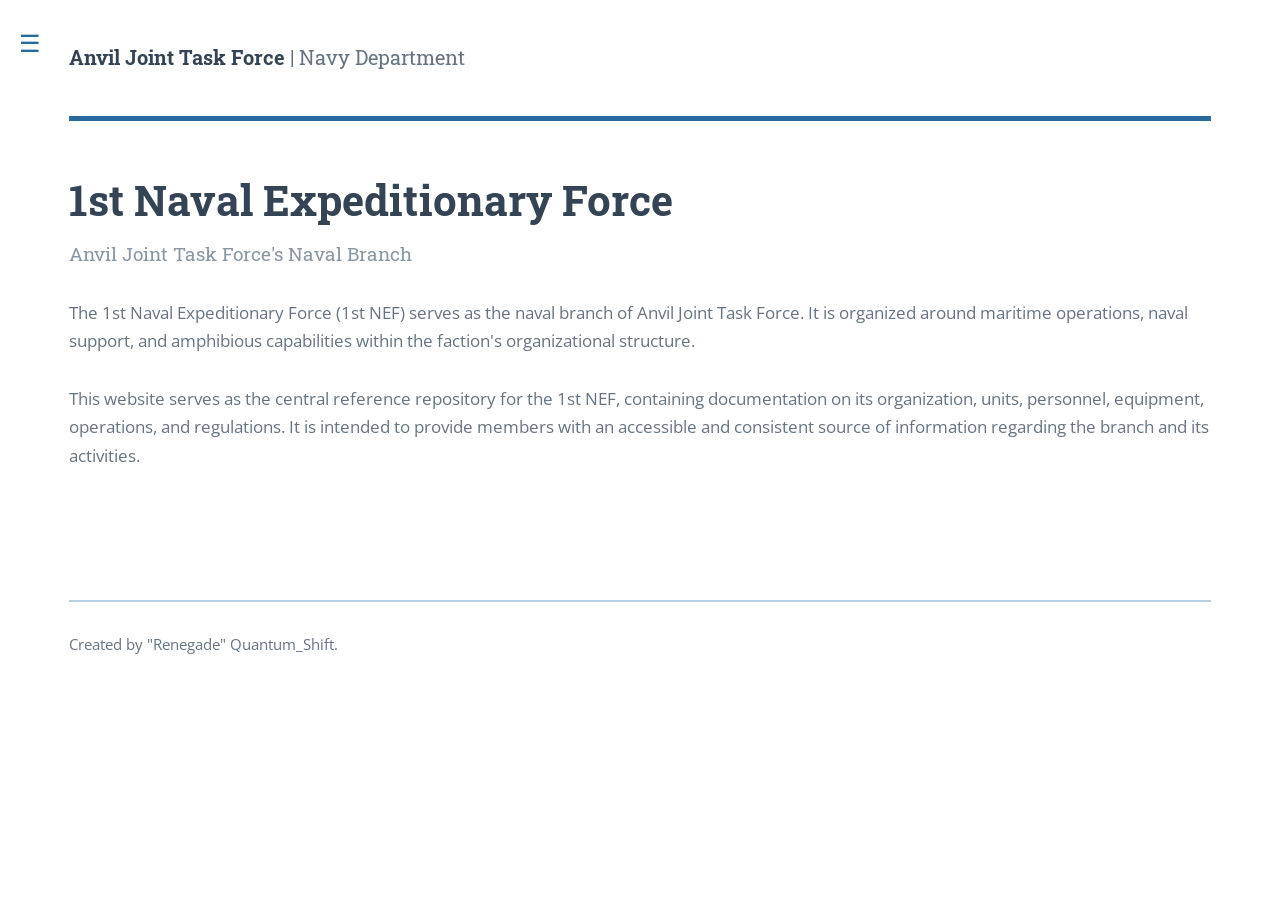
<file: index.html>
<!DOCTYPE HTML>
<!--
  Made by Quantum "Renegade"
  Template used: Editorial by HTML5 UP
-->
<html lang="en">
<head>
  <title>AJTF Navy: Home</title>
  <meta charset="utf-8">
  <meta name="viewport" content="width=device-width, initial-scale=1">
  <link rel="stylesheet" href="assets/css/main.css">
</head>
<body>
  <div id="wrapper">
    <aside id="sidebar">
      <div class="inner">
        <section id="search">
          <form method="get" action="#">
            <input type="text" name="query" id="query" placeholder="Search" aria-label="Search">
          </form>
        </section>

        <nav id="menu" aria-label="Main menu">
          <header class="major"><h2>Contents</h2></header>
          <ul>
            <li><a href="index.html" aria-current="page">Home</a></li>
            <li>
              <button class="opener" type="button" aria-expanded="false">Information</button>
              <ul>
                <li><a href="#">About Navy</a></li>
                <li><a href="#">Command Structure</a></li>
                 <li>
                  <button class="opener" type="button" aria-expanded="false">Uniforms</button>
                  <ul>
                    <li><a href="uniform-ceremonial.html">Ceremonial Uniform</a></li>
                    <li><a href="10th-lc-squadron.html">10th LC Squadron</a></li>
                    <li><a href="2nd-raiding-squadron.html">2nd Raiding Squadron</a></li>
                  </ul>
                </li>
                <li><a href="#">Equipments</a></li>
                <li><a href="#">Vehicles</a></li>
              </ul>
            </li>
            <li>
              <button class="opener" type="button" aria-expanded="false">Training Manual</button>
              <ul>
                <li>
                  <button class="opener" type="button" aria-expanded="false">MOS Certification</button>
                  <ul>
                    <li><a href="#">Helmsman (Boat Operator)</a></li>
                    <li><a href="#">Landing Craft (LC) Gun Operator</a></li>
                  </ul>
                </li>

              </ul>
            </li>
          </ul>
        </nav>
      </div>
    </aside>

    <main id="main">
      <div class="inner">
        <header id="header">
          <span class="logo"><strong>Anvil Joint Task Force</strong> | Navy Department</span>
        </header>

        <section id="banner">
          <div class="content">
            <header>
              <h1>1st Naval Expeditionary Force</h1>
              <p>Anvil Joint Task Force's Naval Branch</p>
            </header>
            <p>The 1st Naval Expeditionary Force (1st NEF) serves as the naval branch of Anvil Joint Task Force. It is organized around maritime operations, naval support, and amphibious capabilities within the faction's organizational structure. 
              <br>
              <br>This website serves as the central reference repository for the 1st NEF, containing documentation on its organization, units, personnel, equipment, operations, and regulations. It is intended to provide members with an accessible and consistent source of information regarding the branch and its activities.</p>
          </div>
         
        </section>

        <footer id="footer">
          <p class="copyright">Created by "Renegade" Quantum_Shift.</p>
        </footer>
      </div>
    </main>
  </div>
  <script src="assets/js/main.js"></script>
</body>
</html>
</file>
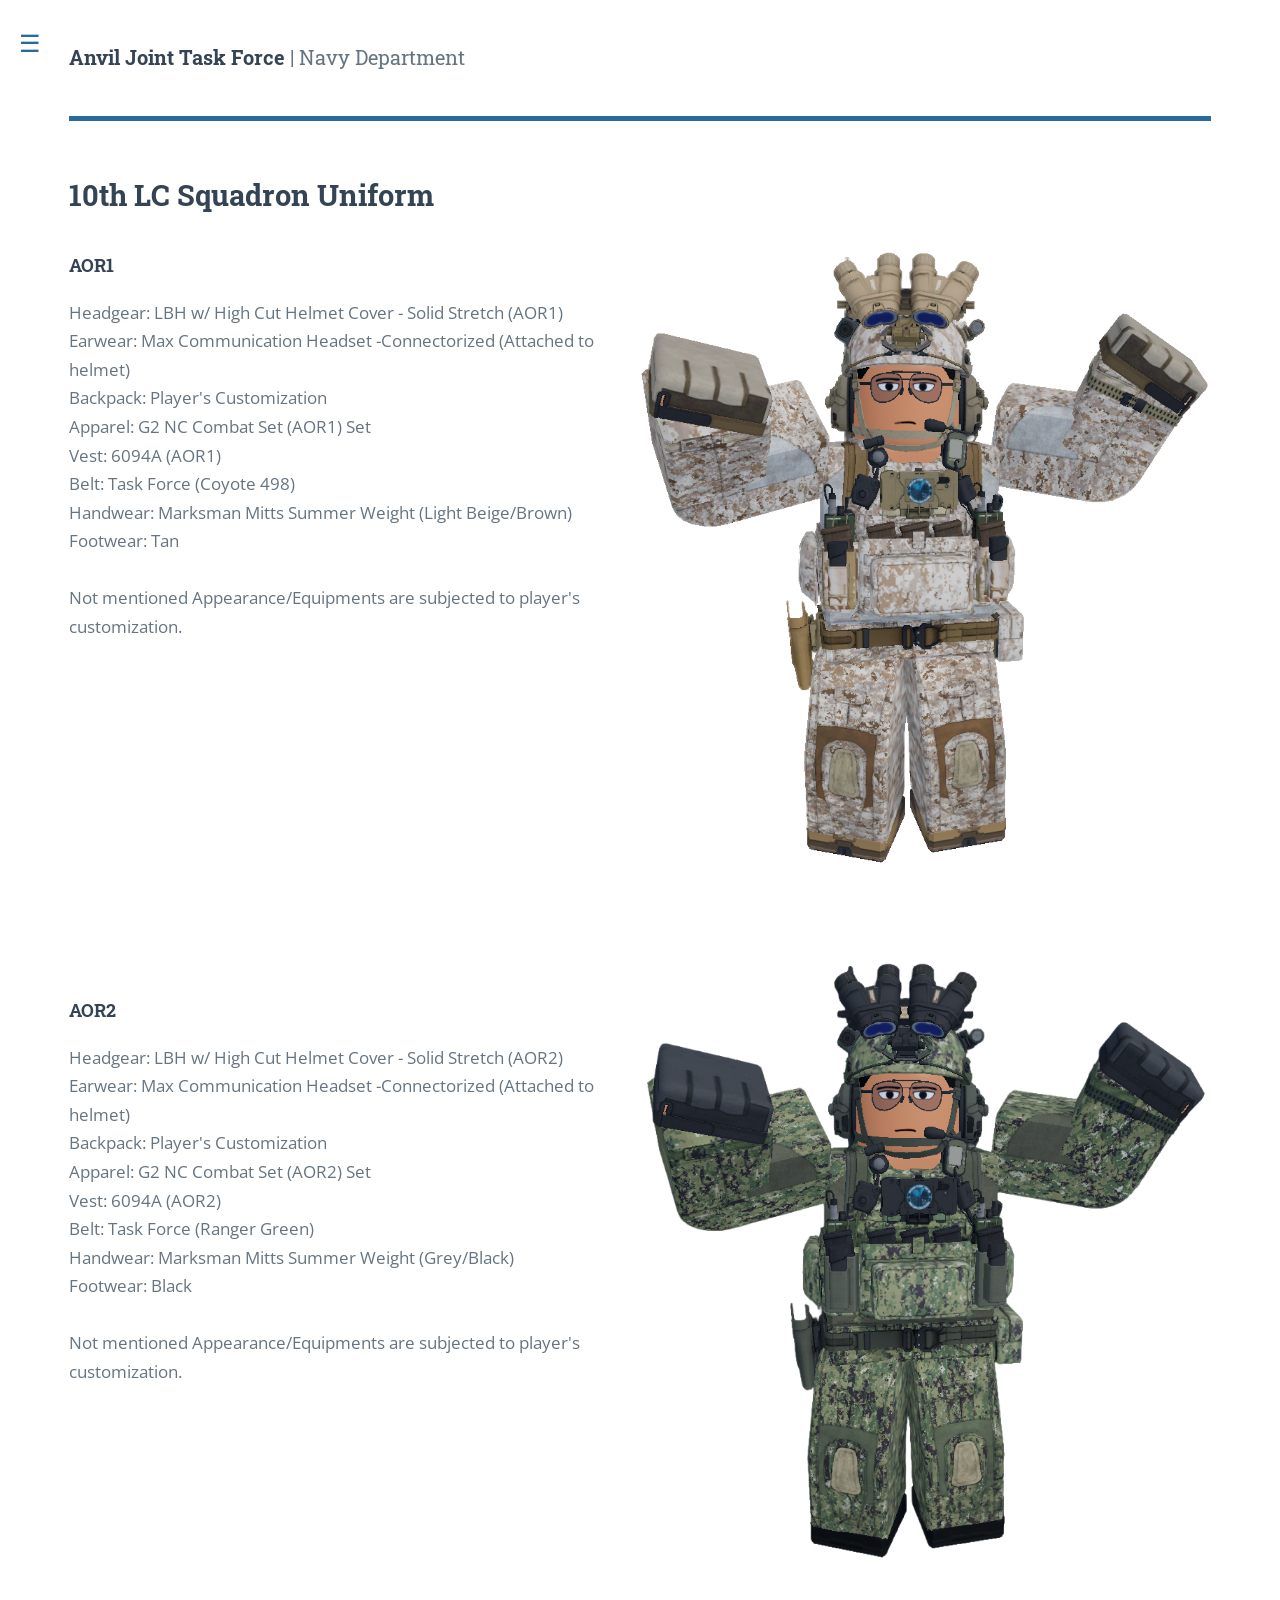
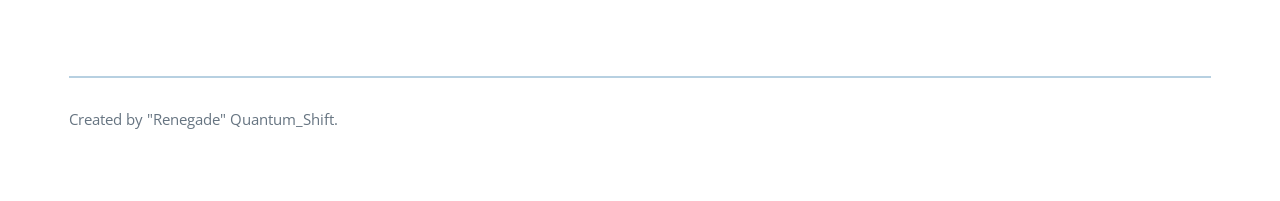
<file: 10th-lc-squadron.html>
<!DOCTYPE HTML>
<!--
  Made by Quantum "Renegade"
  Template used: Editorial by HTML5 UP
-->
<html lang="en">
<head>
  <title>AJTF Navy: 10th LC Squadron Uniform</title>
  <meta charset="utf-8">
  <meta name="viewport" content="width=device-width, initial-scale=1">
  <link rel="stylesheet" href="assets/css/main.css">
</head>
<body>
  <div id="wrapper">
    <aside id="sidebar">
      <div class="inner">
        <section id="search">
          <form method="get" action="#">
            <input type="text" name="query" id="query" placeholder="Search" aria-label="Search">
          </form>
        </section>

        <nav id="menu" aria-label="Main menu">
          <header class="major"><h2>Contents</h2></header>
          <ul>
            <li><a href="index.html">Home</a></li>
            <li>
              <button class="opener" type="button" aria-expanded="true">Information</button>
              <ul>
                <li><a href="#">About Navy</a></li>
                <li><a href="#">Command Structure</a></li>
                 <li>
                  <button class="opener" type="button" aria-expanded="true">Uniforms</button>
                  <ul>
                    <li><a href="uniform-ceremonial.html">Ceremonial Uniform</a></li>
                    <li><a href="10th-lc-squadron.html" aria-current="page">10th LC Squadron</a></li>
                    <li><a href="2nd-raiding-squadron.html">2nd Raiding Squadron</a></li>
                  </ul>
                </li>
                <li><a href="#">Equipments</a></li>
                <li><a href="#">Vehicles</a></li>
              </ul>
            </li>
            <li>
              <button class="opener" type="button" aria-expanded="false">Training Manual</button>
              <ul>
                <li>
                  <button class="opener" type="button" aria-expanded="false">MOS Certification</button>
                  <ul>
                    <li><a href="#">Helmsman (Boat Operator)</a></li>
                    <li><a href="#">Landing Craft (LC) Gun Operator</a></li>
                  </ul>
                </li>

              </ul>
            </li>
          </ul>
        </nav>
      </div>
    </aside>

    <main id="main">
      <div class="inner">
        <header id="header">
          <span class="logo"><strong>Anvil Joint Task Force</strong> | Navy Department</span>
        </header>

        <section id="banner">
          <div class="content">
            <header>
              <h2>10th LC Squadron Uniform</h2>
            </header>
            <p> 
              <img src="images/LCAOR1.png" alt="" class="half-image-right">
              <header>
              <h4>AOR1</h4>
            </header>
              Headgear: LBH w/ High Cut Helmet Cover - Solid Stretch (AOR1)<br>
              Earwear: Max Communication Headset -Connectorized (Attached to helmet) <br>
              Backpack: Player's Customization <br>
              Apparel: G2 NC Combat Set (AOR1) Set<br>
              Vest: 6094A (AOR1) <br>
              Belt: Task Force (Coyote 498) <br>
              Handwear: Marksman Mitts Summer Weight (Light Beige/Brown) <br>
              Footwear: Tan
              <br>
              <br>
              Not mentioned Appearance/Equipments are subjected to player's customization.
            </p>
          </div>        
        </section>
        <section id="banner">
          <div class="content">
             <p> 
              <img src="images/LCAOR2.png" alt="" class="half-image-right">
              <header>
              <h4>AOR2</h4>
            </header>
              Headgear: LBH w/ High Cut Helmet Cover - Solid Stretch (AOR2)<br>
              Earwear: Max Communication Headset -Connectorized (Attached to helmet) <br>
              Backpack: Player's Customization <br>
              Apparel: G2 NC Combat Set (AOR2) Set<br>
              Vest: 6094A (AOR2) <br>
              Belt: Task Force (Ranger Green) <br>
              Handwear: Marksman Mitts Summer Weight (Grey/Black) <br>
              Footwear: Black
              <br>
              <br>
              Not mentioned Appearance/Equipments are subjected to player's customization.
            </p>
          </div>        
        </section>

        <footer id="footer">
          <p class="copyright">Created by "Renegade" Quantum_Shift.</p>
        </footer>
      </div>
    </main>
  </div>
  <script src="assets/js/main.js"></script>
</body>
</html>
</file>
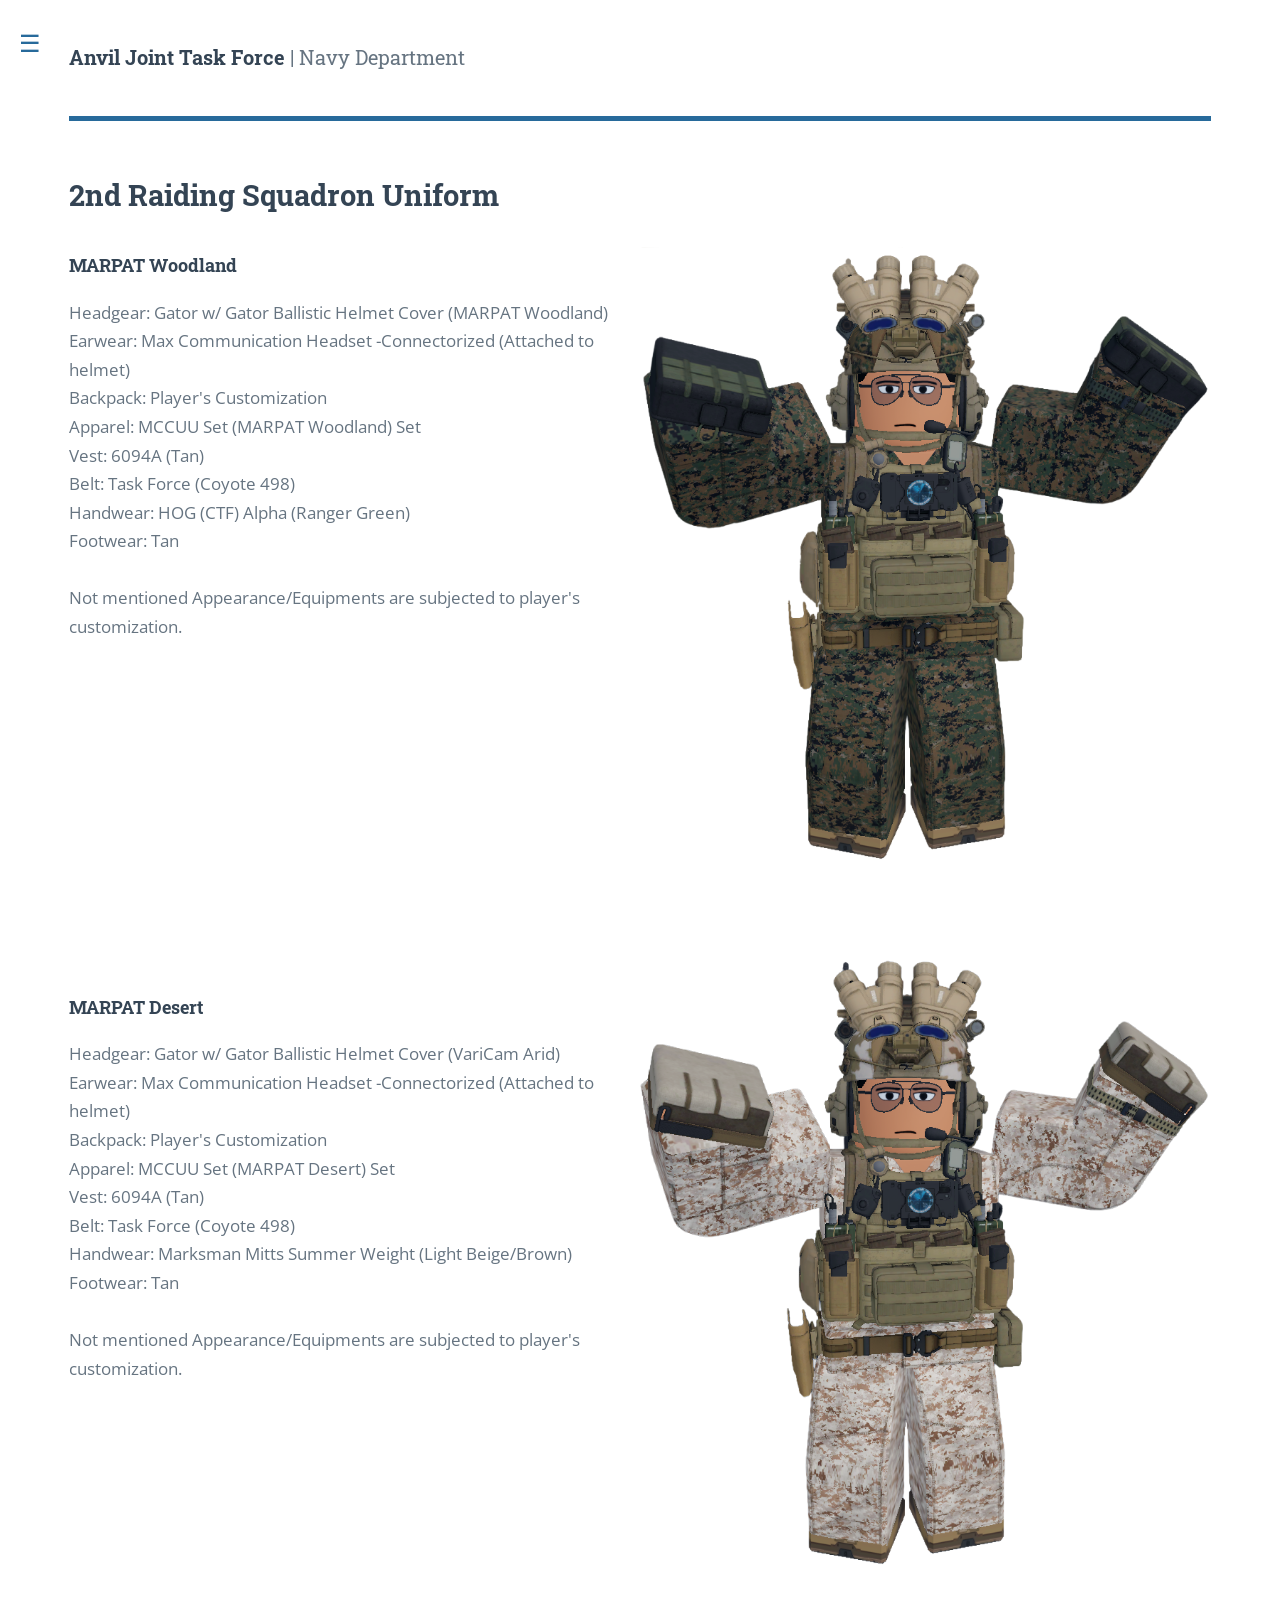
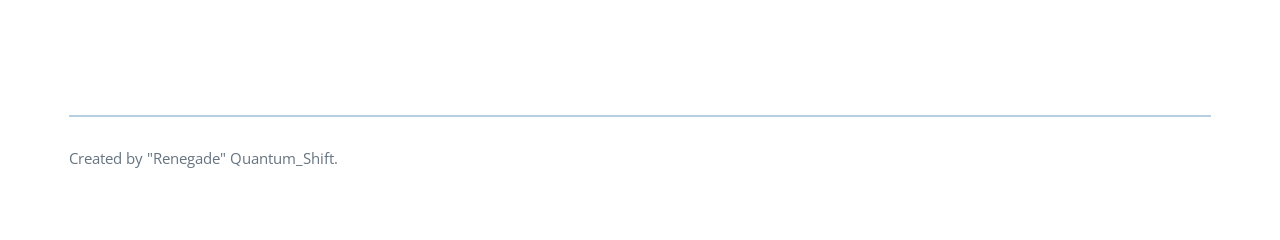
<file: 2nd-raiding-squadron.html>
<!DOCTYPE HTML>
<!--
  Made by Quantum "Renegade"
  Template used: Editorial by HTML5 UP
-->
<html lang="en">
<head>
  <title>AJTF Navy: 2nd Raiding Squadron Uniform</title>
  <meta charset="utf-8">
  <meta name="viewport" content="width=device-width, initial-scale=1">
  <link rel="stylesheet" href="assets/css/main.css">
</head>
<body>
  <div id="wrapper">
    <aside id="sidebar">
      <div class="inner">
        <section id="search">
          <form method="get" action="#">
            <input type="text" name="query" id="query" placeholder="Search" aria-label="Search">
          </form>
        </section>

        <nav id="menu" aria-label="Main menu">
          <header class="major"><h2>Contents</h2></header>
          <ul>
            <li><a href="index.html">Home</a></li>
            <li>
              <button class="opener" type="button" aria-expanded="true">Information</button>
              <ul>
                <li><a href="#">About Navy</a></li>
                <li><a href="#">Command Structure</a></li>
                 <li>
                  <button class="opener" type="button" aria-expanded="true">Uniforms</button>
                  <ul>
                    <li><a href="uniform-ceremonial.html">Ceremonial Uniform</a></li>
                    <li><a href="10th-lc-squadron.html">10th LC Squadron</a></li>
                    <li><a href="2nd-raiding-squadron.html" aria-current="page">2nd Raiding Squadron</a></li>
                  </ul>
                </li>
                <li><a href="#">Equipments</a></li>
                <li><a href="#">Vehicles</a></li>
              </ul>
            </li>
            <li>
              <button class="opener" type="button" aria-expanded="false">Training Manual</button>
              <ul>
                <li>
                  <button class="opener" type="button" aria-expanded="false">MOS Certification</button>
                  <ul>
                    <li><a href="#">Helmsman (Boat Operator)</a></li>
                    <li><a href="#">Landing Craft (LC) Gun Operator</a></li>
                  </ul>
                </li>

              </ul>
            </li>
          </ul>
        </nav>
      </div>
    </aside>

    <main id="main">
      <div class="inner">
        <header id="header">
          <span class="logo"><strong>Anvil Joint Task Force</strong> | Navy Department</span>
        </header>

        <section id="banner">
          <div class="content">
            <header>
              <h2>2nd Raiding Squadron Uniform</h2>
            </header>
            <p> 
              <img src="images/Marineswoodland.png" alt="" class="half-image-right">
              <header>
              <h4>MARPAT Woodland</h4>
            </header>
              Headgear: Gator w/ Gator Ballistic Helmet Cover (MARPAT Woodland) <br>
              Earwear: Max Communication Headset -Connectorized (Attached to helmet) <br>
              Backpack: Player's Customization <br>
              Apparel: MCCUU Set (MARPAT Woodland) Set<br>
              Vest: 6094A (Tan) <br>
              Belt: Task Force (Coyote 498) <br>
              Handwear: HOG (CTF) Alpha (Ranger Green) <br>
              Footwear: Tan
              <br>
              <br>
              Not mentioned Appearance/Equipments are subjected to player's customization.
            </p>
          </div>        
        </section>
        <section id="banner">
          <div class="content">
             <p> 
              <img src="images/marinesdesert.png" alt="" class="half-image-right">
              <header>
              <h4>MARPAT Desert</h4>
            </header>
              Headgear: Gator w/ Gator Ballistic Helmet Cover (VariCam Arid) <br>
              Earwear: Max Communication Headset -Connectorized (Attached to helmet) <br>
              Backpack: Player's Customization <br>
              Apparel: MCCUU Set (MARPAT Desert) Set<br>
              Vest: 6094A (Tan) <br>
              Belt: Task Force (Coyote 498) <br>
              Handwear: Marksman Mitts Summer Weight (Light Beige/Brown) <br>
              Footwear: Tan
              <br>
              <br>
              Not mentioned Appearance/Equipments are subjected to player's customization.
            </p>
          </div>        
        </section>

        <footer id="footer">
          <p class="copyright">Created by "Renegade" Quantum_Shift.</p>
        </footer>
      </div>
    </main>
  </div>
  <script src="assets/js/main.js"></script>
</body>
</html>
</file>
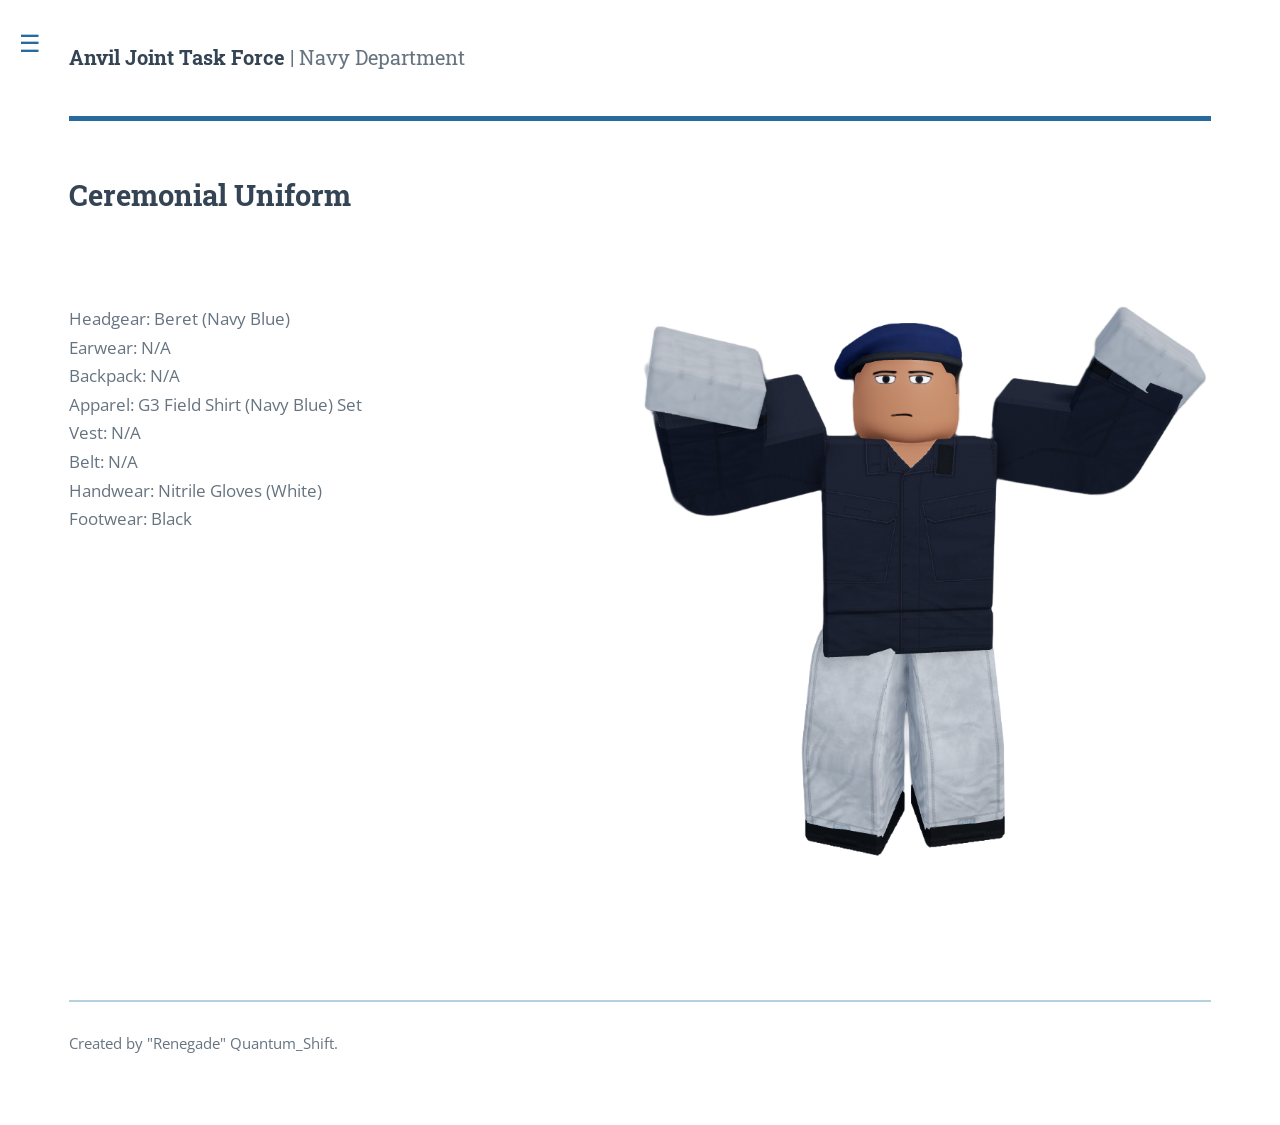
<file: uniform-ceremonial.html>
<!DOCTYPE HTML>
<!--
  Made by Quantum "Renegade"
  Template used: Editorial by HTML5 UP
-->
<html lang="en">
<head>
  <title>AJTF Navy: Ceremonial Uniform</title>
  <meta charset="utf-8">
  <meta name="viewport" content="width=device-width, initial-scale=1">
  <link rel="stylesheet" href="assets/css/main.css">
</head>
<body>
  <div id="wrapper">
    <aside id="sidebar">
      <div class="inner">
        <section id="search">
          <form method="get" action="#">
            <input type="text" name="query" id="query" placeholder="Search" aria-label="Search">
          </form>
        </section>

        <nav id="menu" aria-label="Main menu">
          <header class="major"><h2>Contents</h2></header>
          <ul>
            <li><a href="index.html">Home</a></li>
            <li>
              <button class="opener" type="button" aria-expanded="true">Information</button>
              <ul>
                <li><a href="#">About Navy</a></li>
                <li><a href="#">Command Structure</a></li>
                 <li>
                  <button class="opener" type="button" aria-expanded="true">Uniforms</button>
                  <ul>
                    <li><a href="uniform-ceremonial.html" aria-current="page">Ceremonial Uniform</a></li>
                    <li><a href="10th-lc-squadron.html">10th LC Squadron</a></li>
                    <li><a href="2nd-raiding-squadron.html">2nd Raiding Squadron</a></li>
                  </ul>
                </li>
                <li><a href="#">Equipments</a></li>
                <li><a href="#">Vehicles</a></li>
              </ul>
            </li>
            <li>
              <button class="opener" type="button" aria-expanded="false">Training Manual</button>
              <ul>
                <li>
                  <button class="opener" type="button" aria-expanded="false">MOS Certification</button>
                  <ul>
                    <li><a href="#">Helmsman (Boat Operator)</a></li>
                    <li><a href="#">Landing Craft (LC) Gun Operator</a></li>
                  </ul>
                </li>

              </ul>
            </li>
          </ul>
        </nav>
      </div>
    </aside>

    <main id="main">
      <div class="inner">
        <header id="header">
          <span class="logo"><strong>Anvil Joint Task Force</strong> | Navy Department</span>
        </header>

        <section id="banner">
          <div class="content">
            <header>
              <h2>Ceremonial Uniform</h2>
            </header>
            <p> 
              <img src="images/ceremonial.png" alt="" class="half-image-right">
              <br>
              <br>
              Headgear: Beret (Navy Blue)<br>
              Earwear: N/A <br>
              Backpack: N/A <br>
              Apparel: G3 Field Shirt (Navy Blue) Set<br>
              Vest: N/A <br>
              Belt: N/A <br>
              Handwear: Nitrile Gloves (White)<br>
              Footwear: Black
            </p>
          </div>
         
        </section>

        <footer id="footer">
          <p class="copyright">Created by "Renegade" Quantum_Shift.</p>
        </footer>
      </div>
    </main>
  </div>
  <script src="assets/js/main.js"></script>
</body>
</html>
</file>
<file: assets/css/main.css>
/*
  Editorial by HTML5 UP
  html5up.net | @ajlkn
  Free for personal and commercial use under the CCA 3.0 license.
  See LICENSE.txt and https://html5up.net/license.

  This is a simplified stylesheet inspired by the original Editorial layout.
*/

@import url('https://fonts.googleapis.com/css?family=Open+Sans:400,600,400italic,600italic|Roboto+Slab:400,700');

:root {
  --bg: #ffffff;
  --bg-alt: #f1f5f9;
  --fg: #667481;
  --fg-bold: #344454;
  --fg-light: #8996a3;
  --border: rgba(186, 201, 216, 0.78);
  --accent: #276a9b;
  --accent-hover: #1b527a;
  --accent-soft: #eaf3f9;
  --accent-border: #b7d0e1;
  --sidebar-width: 26em;
  --gutter: 4em;
}

* { box-sizing: border-box; }
html { scroll-behavior: smooth; }
body {
  margin: 0;
  color: var(--fg);
  background: var(--bg);
  font-family: 'Open Sans', Arial, sans-serif;
  font-size: 13pt;
  font-weight: 400;
  line-height: 1.65;
}

body, input, select, textarea, button { font-family: 'Open Sans', Arial, sans-serif; }
a { color: var(--accent); text-decoration: none; border-bottom: 1px dotted; transition: color .2s ease, border-color .2s ease; }
a:hover { color: var(--accent-hover); border-bottom-color: transparent; }
strong, b { color: var(--fg-bold); font-weight: 600; }
em, i { font-style: italic; }
p { margin: 0 0 2em; }

h1, h2, h3, h4, h5, h6 {
  margin: 0 0 1em;
  color: var(--fg-bold);
  font-family: 'Roboto Slab', Georgia, serif;
  font-weight: 700;
  line-height: 1.5;
}
h1 { font-size: 2.4em; line-height: 1.3; margin-bottom: .5em; }
h2 { font-size: 1.7em; }
h3 { font-size: 1.25em; }
h4 { font-size: 1.05em; }
hr { border: 0; border-bottom: 2px solid var(--border); margin: 3em 0; }

#wrapper { display: flex; min-height: 100vh; align-items: stretch; }

/* Main content */
#main { flex: 1 1 auto; min-width: 0; }
#main > .inner { max-width: 110em; margin: 0 auto; padding: 0 5em 4em; }
#header {
  display: flex;
  align-items: center;
  justify-content: space-between;
  min-height: 7em;
  margin: 0 0 3em;
  border-bottom: 5px solid var(--accent);
}
#header .logo {
  display: inline-block;
  border: 0;
  color: var(--fg);
  font-family: 'Roboto Slab', Georgia, serif;
  font-size: 1.125em;
}
#header .logo strong { color: var(--fg-bold); font-weight: 700; }

#banner { display: flex; align-items: center; gap: 4em; padding: 0 0 3em; }
#banner .content { flex: 1 1 55%; min-width: 0; }
#banner header h1 { margin-bottom: .25em; }
#banner header p { margin: 0 0 1.5em; color: var(--fg-light); font-family: 'Roboto Slab', Georgia, serif; font-size: 1.1em; }
#banner .image { display: block; flex: 1 1 45%; min-width: 0; border: 0; }
#banner .image img { display: block; width: 100%; height: auto; border-radius: .375em; }

header.major { margin: 0 0 2em; }
header.major h2 { display: inline-block; margin: 0; padding: 0 0 .5em; border-bottom: 3px solid var(--accent); }
header.main { margin: 0 0 2em; }
header.main h1 { margin: 0; }
.image.main { display: block; margin: 0 0 2em; border: 0; }
.image.main img { display: block; width: 100%; border-radius: .375em; }

/* Editorial-style content elements */
.features { display: grid; grid-template-columns: repeat(2, minmax(0, 1fr)); gap: 2.5em 3em; }
.features article { display: flex; gap: 1.5em; align-items: flex-start; }
.features article .icon { flex: 0 0 4em; width: 4em; height: 4em; border: 2px solid var(--border); border-radius: .25em; transform: rotate(45deg); display: grid; place-items: center; color: var(--accent); }
.features article .content { min-width: 0; }
.features article h3 { margin: 0 0 .5em; }
.features article p { margin: 0; }
.posts { display: grid; grid-template-columns: repeat(3, minmax(0, 1fr)); gap: 3em; }
.posts article { min-width: 0; }
.posts .image { display: block; border: 0; margin: 0 0 1.5em; }
.posts .image img { display: block; width: 100%; border-radius: .375em; }
.posts h3 { margin-bottom: .75em; }
.posts p { margin-bottom: 1.5em; }

/* Typography and standard HTML elements */
ul, ol { margin: 0 0 2em; padding-left: 1.5em; }
li { padding-left: .25em; }
blockquote { margin: 0 0 2em; padding: .5em 0 .5em 2em; border-left: 4px solid var(--accent); font-style: italic; }
code { padding: .2em .45em; border: 1px solid var(--border); border-radius: .25em; background: var(--bg-alt); font-family: 'Courier New', monospace; font-size: .9em; }
pre { overflow-x: auto; padding: 1.5em; border: 1px solid var(--border); border-radius: .375em; background: var(--bg-alt); }
pre code { padding: 0; border: 0; background: transparent; }
table { width: 100%; margin: 0 0 2em; border-collapse: collapse; }
th { color: var(--fg-bold); font-weight: 600; text-align: left; }
td, th { padding: .75em 1em; border: 1px solid var(--border); }
thead { background: var(--accent-soft); }
tbody tr:nth-child(odd) { background: rgba(234, 243, 249, .55); }

/* Sidebar */
#sidebar {
  position: relative;
  z-index: 20;
  flex: 0 0 var(--sidebar-width);
  width: var(--sidebar-width);
  min-height: 100vh;
  background: var(--bg-alt);
  transition: margin-left .5s ease, box-shadow .5s ease;
}
#sidebar > .inner {
  position: sticky;
  top: 0;
  width: var(--sidebar-width);
  max-height: 100vh;
  overflow-y: auto;
  padding: 2.5em 2.5em 3em;
}
#sidebar > .inner > section,
#sidebar > .inner > nav {
  margin: 0 0 2.5em;
  padding: 0 0 2.5em;
  border-bottom: 2px solid var(--border);
}
#sidebar > .inner > :last-child { margin-bottom: 0; padding-bottom: 0; border-bottom: 0; }
#sidebar h2 { margin: 0 0 1.5em; font-size: 1.25em; }
#search input {
  width: 100%;
  height: 2.75em;
  padding: 0 .9em;
  border: 1px solid var(--border);
  border-radius: .375em;
  outline: 0;
  background: #fff;
  color: var(--fg-bold);
  font-size: 1em;
}
#search input:focus { border-color: var(--accent); box-shadow: 0 0 0 1px var(--accent); }
#menu ul { margin: 0; padding: 0; list-style: none; }
#menu > ul > li { border-top: 1px solid var(--border); }
#menu > ul > li:first-child { border-top: 0; }
#menu a, #menu .opener {
  display: block;
  width: 100%;
  padding: .8em .6em;
  margin-left: -.6em;
  border: 0;
  border-radius: .25em;
  background: transparent;
  color: var(--fg-bold);
  text-align: left;
  font-size: .95em;
  cursor: pointer;
  transition: color .2s ease, background-color .2s ease;
}
#menu a:hover, #menu .opener:hover { color: var(--accent-hover); background: var(--accent-soft); }
#menu .opener { position: relative; padding-right: 2em; }
#menu .opener::after {
  content: '';
  position: absolute;
  top: 50%; right: .25em;
  width: .55em; height: .55em;
  border-right: 2px solid var(--fg-light);
  border-bottom: 2px solid var(--fg-light);
  transform: translateY(-70%) rotate(45deg);
  transition: transform .2s ease;
}
#menu li.open > .opener::after { transform: translateY(-25%) rotate(225deg); border-color: var(--accent); }
#menu .opener:hover::after { border-color: var(--accent-hover); }
#menu ul ul {display: none;padding: 0 0 .5em 1.25em;}
#menu .opener[aria-expanded="true"] + ul {display: block;}
#menu ul ul a { padding: .45em .6em; color: var(--fg); font-size: .9em; }
#menu a[aria-current="page"] { color: var(--accent); background: var(--accent-soft); border-left: 3px solid var(--accent); padding-left: .45em; font-weight: 600; }

/* The toggle stays at the sidebar's outer edge, even when collapsed. */
#sidebar .toggle {
  position: absolute;
  top: 1.5em;
  left: 100%;
  display: grid;
  place-items: center;
  width: 4.5em;
  height: 4.5em;
  padding: 0;
  border: 0;
  background: transparent;
  color: var(--accent);
  cursor: pointer;
  z-index: 30;
  border-radius: .35em;
  transition: color .2s ease, background-color .2s ease;
}
#sidebar .toggle span { display: block; font-size: 1.8em; line-height: 1; }
#sidebar .toggle:hover { color: var(--accent-hover); background: var(--accent-soft); }
#sidebar.inactive { margin-left: calc(-1 * var(--sidebar-width)); }

#footer { margin-top: 3em; padding-top: 2em; border-top: 2px solid var(--accent-border); font-size: .85em; }
#footer p { margin: 0; }

/* Blue interaction accents */
::selection { background: #d7eaf6; color: #183b55; }
:focus-visible { outline: 2px solid var(--accent); outline-offset: 3px; }
#search input::placeholder { color: var(--fg-light); }
#search input:focus { background: #fff; }

/* Keep browser scrollbars consistent with the blue palette where supported. */
#sidebar > .inner { scrollbar-color: var(--accent-border) var(--bg-alt); scrollbar-width: thin; }
#sidebar > .inner::-webkit-scrollbar { width: 8px; }
#sidebar > .inner::-webkit-scrollbar-track { background: var(--bg-alt); }
#sidebar > .inner::-webkit-scrollbar-thumb { background: var(--accent-border); border-radius: 8px; }
#sidebar > .inner::-webkit-scrollbar-thumb:hover { background: var(--accent); }

/* Responsive layouts */
@media screen and (max-width: 1280px) {
  :root { --sidebar-width: 24em; }
  #sidebar { position: fixed; top: 0; bottom: 0; left: 0; height: 100vh; box-shadow: 0 0 5em rgba(0,0,0,.15); }
  #sidebar > .inner { height: 100vh; }
  #sidebar.inactive { box-shadow: none; }
  #main > .inner { padding-left: 4em; padding-right: 4em; }
  #sidebar .toggle { top: 1em; }
}
@media screen and (max-width: 980px) {
  body { font-size: 12pt; }
  #main > .inner { padding-left: 3em; padding-right: 3em; }
  #banner { gap: 2.5em; }
  .posts { grid-template-columns: repeat(2, minmax(0, 1fr)); }
}
@media screen and (max-width: 736px) {
  :root { --sidebar-width: min(24em, calc(100vw - 3.5em)); }
  #main > .inner { padding: 0 1.5em 3em; }
  #header { min-height: 5.5em; margin-bottom: 2em; }
  #header .logo { font-size: 1em; }
  #banner { display: block; }
  #banner .image { margin-top: 2em; }
  h1 { font-size: 2em; }
  .features, .posts { grid-template-columns: 1fr; }
  #sidebar > .inner { width: var(--sidebar-width); padding: 2em 1.5em; }
  #sidebar .toggle { top: .75em; }
}
@media screen and (max-width: 480px) {
  #main > .inner { padding-left: 1.25em; padding-right: 1.25em; }
  #header { min-height: 5em; }
  h1 { font-size: 1.8em; }
  #sidebar .toggle { width: 3.8em; }
}

.sr-only {
  position: absolute;
  width: 1px; height: 1px;
  padding: 0; margin: -1px;
  overflow: hidden; clip: rect(0,0,0,0);
  white-space: nowrap; border: 0;
}

/* Client-side search results */
#search { position: relative; }
#search .search-results {
  max-height: 22em;
  margin-top: .65em;
  overflow-y: auto;
  border: 1px solid var(--accent-border);
  border-radius: .35em;
  background: #fff;
  box-shadow: 0 .4em 1.2em rgba(30, 64, 90, .12);
}
#search .search-results[hidden] { display: none; }
#search .search-result {
  display: block;
  padding: .7em .8em;
  border: 0;
  border-bottom: 1px solid var(--border);
  color: var(--fg-bold);
  text-decoration: none;
  transition: background-color .15s ease, color .15s ease;
}
#search .search-result:last-of-type { border-bottom: 0; }
#search .search-result:hover,
#search .search-result[aria-selected="true"] {
  background: var(--accent-soft);
  color: var(--accent-hover);
}
#search .search-result-title {
  display: block;
  font-weight: 700;
  line-height: 1.4;
}
#search .search-result-snippet {
  display: block;
  margin-top: .2em;
  color: var(--fg);
  font-size: .78em;
  line-height: 1.45;
}
#search .search-message {
  padding: .75em .85em;
  color: var(--fg);
  font-size: .82em;
  line-height: 1.45;
}
#search .search-more {
  border-top: 1px solid var(--border);
  color: var(--fg-light);
}
 .half-image-right {
    width: 50%;
    float: right; 
    margin-left: 20px; 
    margin-bottom: 10px;
  }
  .half-image-left {
    width: 50%;
    float: left; 
    margin-right: 20px; 
    margin-bottom: 10px;
  }
   .half-image-center {
    width: 50%;
    display: block; 
    margin: 20px auto;
  }
</file>
